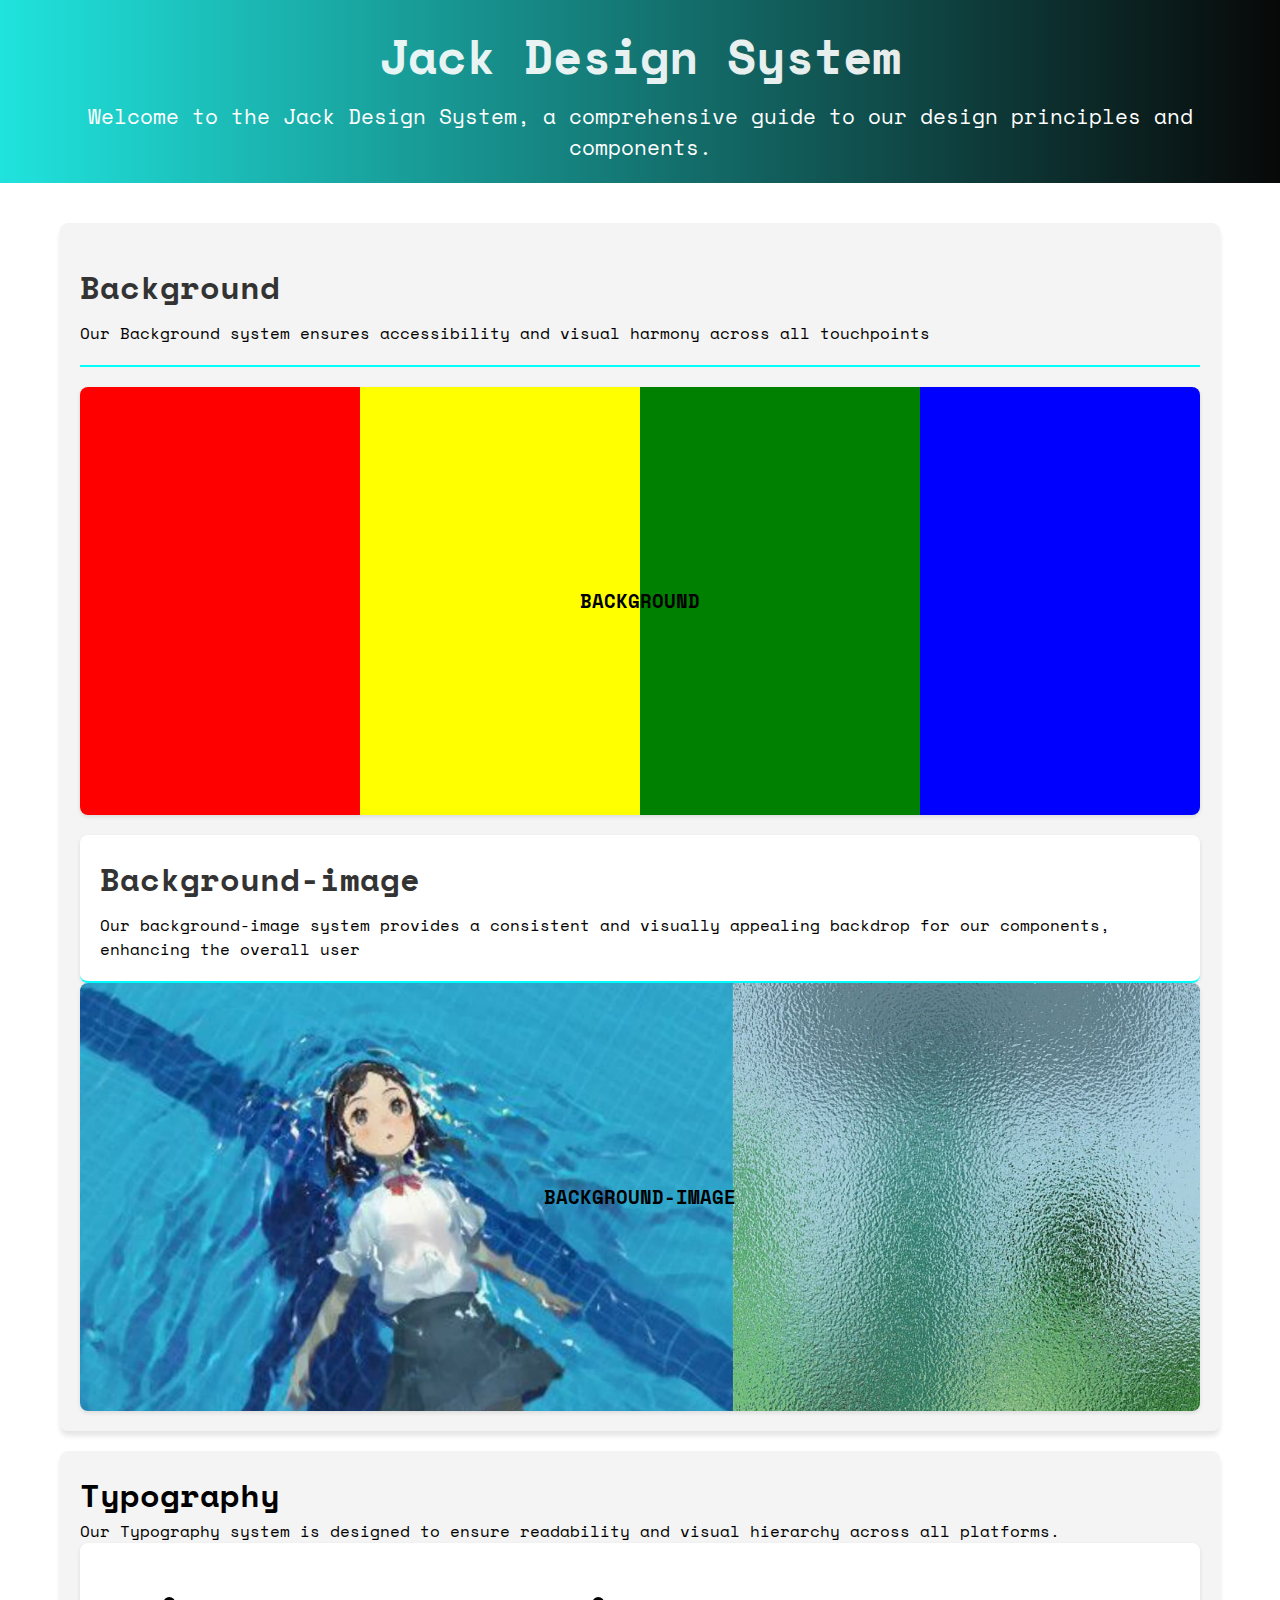
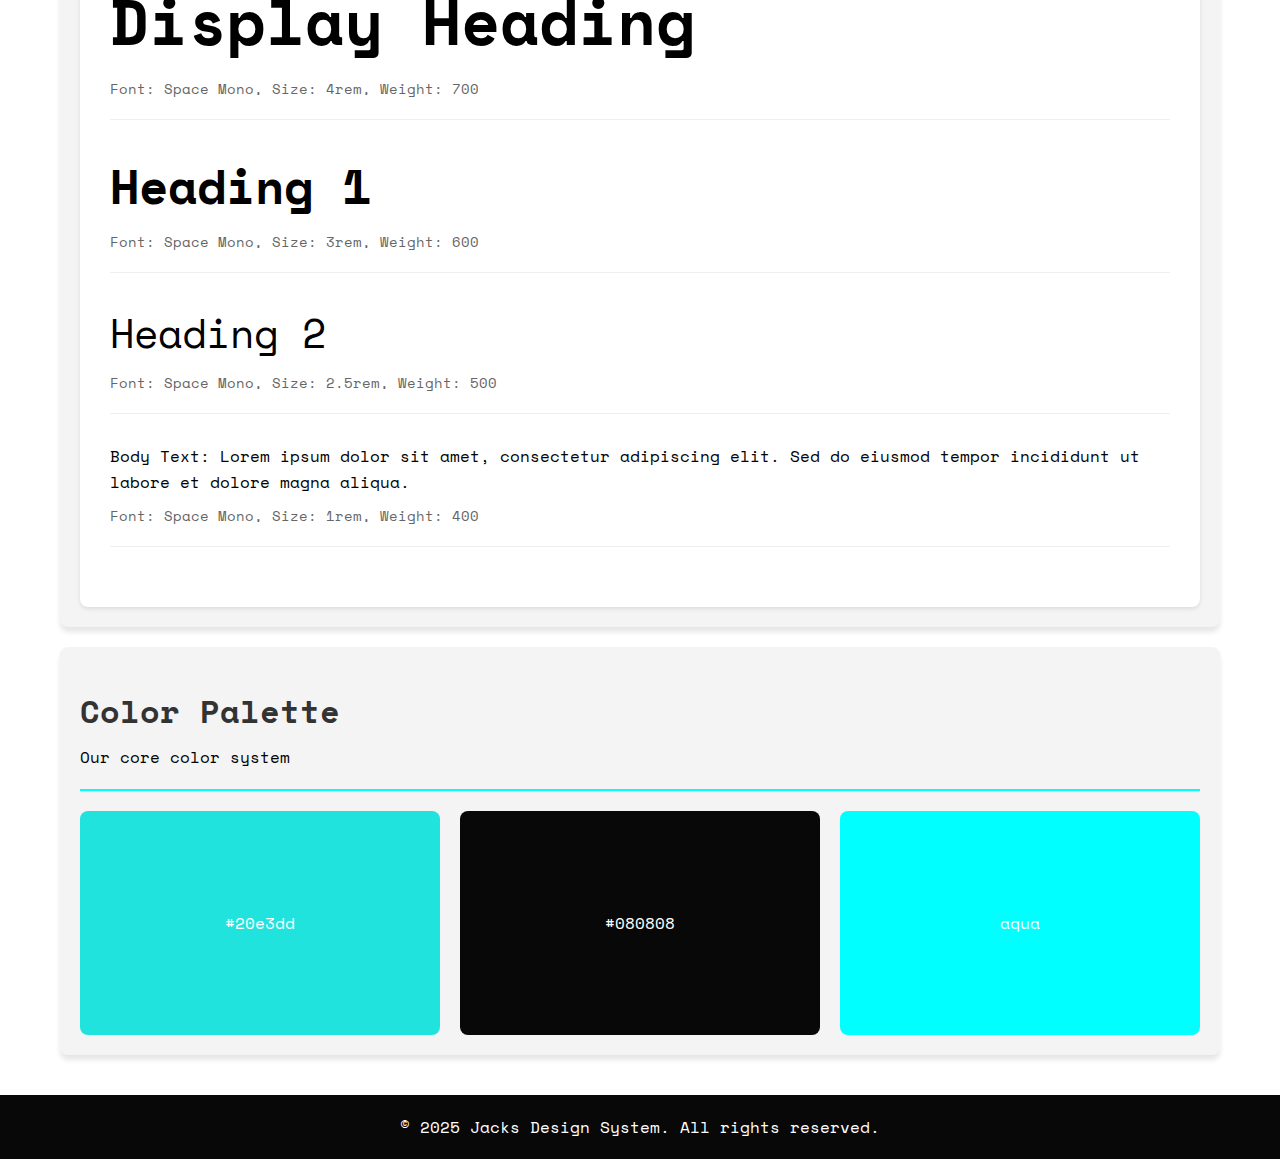
<file: index.html>
<!DOCTYPE html>
<html lang="en">
  <head>
    <meta charset="UTF-8" />
    <meta name="viewport" content="width=device-width, initial-scale=1.0" />
    <title>My Website</title>
    <link rel="stylesheet" href="styles.css" />
    <link rel="preconnect" href="https://fonts.googleapis.com" />
    <link rel="preconnect" href="https://fonts.gstatic.com" crossorigin />
    <link
      href="https://fonts.googleapis.com/css2?family=Combo&family=Comfortaa:wght@300..700&family=Press+Start+2P&family=Space+Mono&display=swap"
      rel="stylesheet"
    />
  </head>
  <body>
    <header class="header">
      <h1>Jack Design System</h1>
      <p>
        Welcome to the Jack Design System, a comprehensive guide to our design
        principles and components.
      </p>
    </header>

    <div class="container">
      <!-- background-color Section -->
      <section class="section">
        <div class="section-header">
          <h2>Background</h2>

          
          <p>
            Our Background system ensures accessibility and visual harmony
            across all touchpoints
          </p>
        </div>
        <div class="content">
          <div class="color">
           <h3 style="text-align: center">BACKGROUND</h3>
          </div>
        </div>
        <div class="section-content">
          <h2>Background-image</h2>
          <p>
            Our background-image system provides a consistent and visually
            appealing backdrop for our components, enhancing the overall user
          </p>
        </div>
        <div class="contet">
          <div class="item">
            <h3 style="text-align: center">BACKGROUND-IMAGE</h3>
          </div>
      </section>
      <section class="section">
          <div class="heading-section">
           <h1> Typography</h1>
          <p>
            Our Typography system is designed to ensure readability and visual
            hierarchy across all platforms.
          </p>
    </div>
    <div class="typography-samples">
        <div class="type-item">
            <h1 class="display-1">Display Heading</h1>
            <p class="type-details">Font: Space Mono, Size: 4rem, Weight: 700</p>
        </div>
        <div class="type-item">
            <h2 class="heading-1">Heading 1</h2>
            <p class="type-details">Font: Space Mono, Size: 3rem, Weight: 600</p>
        </div>
        <div class="type-item">
            <h3 class="heading-2">Heading 2</h3>
            <p class="type-details">Font: Space Mono, Size: 2.5rem, Weight: 500</p>
        </div>
        <div class="type-item">
            <p class="body-text">Body Text: Lorem ipsum dolor sit amet, consectetur adipiscing elit. Sed do eiusmod tempor incididunt ut labore et dolore magna aliqua.</p>
            <p class="type-details">Font: Space Mono, Size: 1rem, Weight: 400</p>
        </div>
    </div>
      </section>
      <section class="section">
    <div class="section-header">
        <h2>Color Palette</h2>
        <p>Our core color system</p>
    </div>
    <div class="content">
        <div class="color-box primary">#20e3dd</div>
        <div class="color-box secondary">#080808</div>
        <div class="color-box accent">aqua</div>
        
    </div>

</section>
    </div>
  </body>
  <footer class="footer">
      <p>&copy; 2025 Jacks Design System. All rights reserved.</p>
    </footer>
</html>
</file>
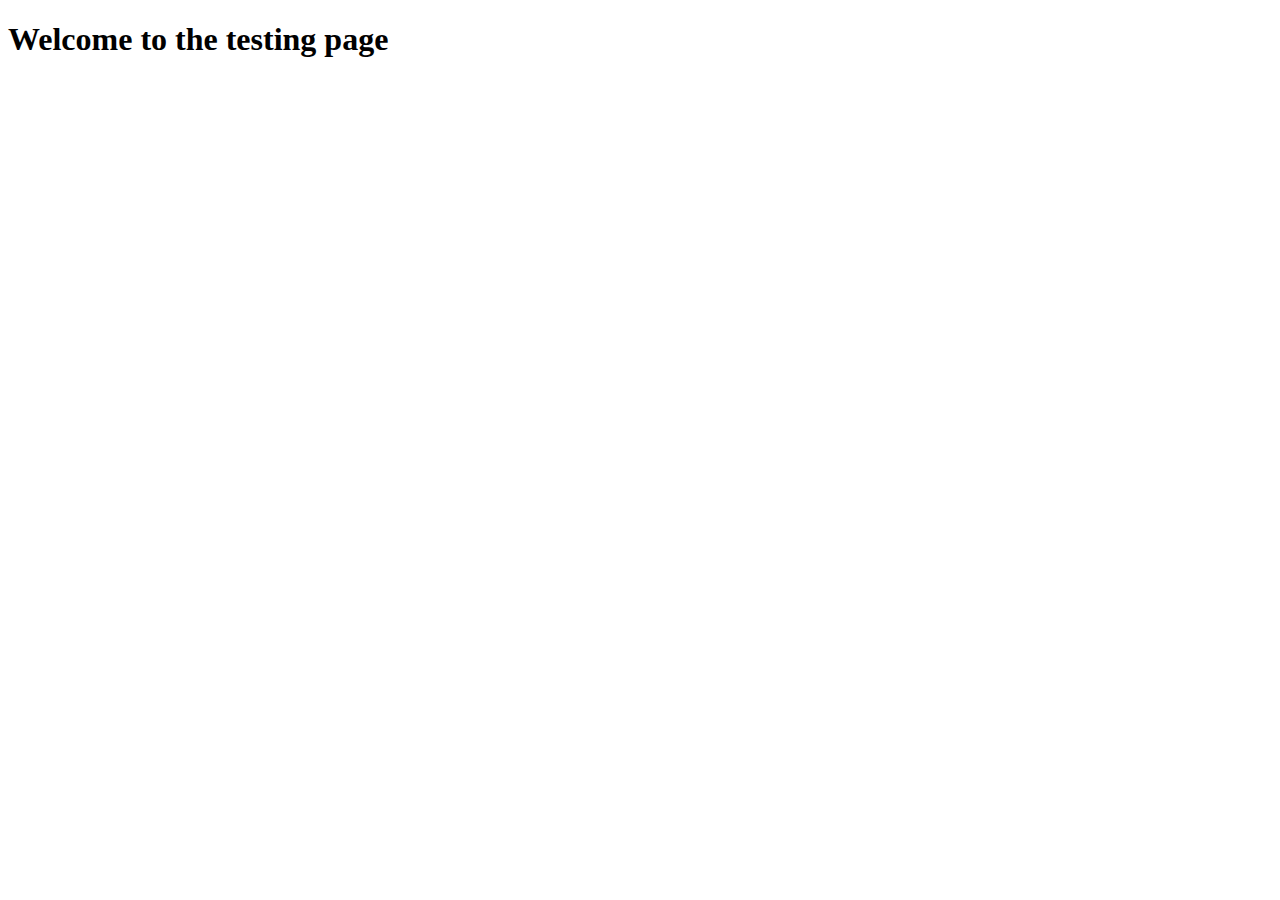
<file: testing.html>
<!DOCTYPE html>
<html lang="en">
  <head>
    <meta charset="UTF-8" />
    <meta name="viewport" content="width=device-width, initial-scale=1.0" />
    <title>Document</title>
  </head>
  <body>
    <h1>Welcome to the testing page</h1>
  </body>
</html>
</file>
<file: styles.css>
* {
  font-family: "Space Mono", monospace;
  margin: 0;
  padding: 0;
  box-sizing: border-box;
}
header {
  background: linear-gradient(to right, #20e3dd, #080808);
  padding: 20px;
  text-align: center;
  color: #fff;
}
.header h1 {
  color: #fff;
  font-weight: 600;
  font-size: 3rem;
  margin: 0;
  opacity: 0.9;
}
.header p {
  color: #fff;
  font-size: 1.3rem;
  margin-top: 10px;
}
.container {
  max-width: 1200px;
  margin: 0 auto;
  padding: 20px;
}
section {
  margin: 20px 0;
  padding: 20px;
  background-color: #f4f4f4;
  border-radius: 8px;
    box-shadow: 0 5px 5px rgba(0, 0, 0, 0.1);
}
.section-header {
  border-bottom: 2px solid aqua;
  padding: 20px 0;
  margin-bottom: 20px;
}
.section-header h2 {
  font-size: 2rem;
  color: #333;
  font-weight: 600;
  margin-bottom: 10px;
}
.content {
  display: flex;
  flex-wrap: wrap;
  gap: 20px;
}
.color {
  flex: 1 1 calc(33.333% - 20px);
  background: linear-gradient(
    to right,
    red 0%,
    red 25%,
    yellow 25%,
    yellow 50%,
    green 50%,
    green 75%,
    blue 75%,
    blue 100%
  );
  padding: 200px 20px;
  border-radius: 8px;
  box-shadow: 0 2px 4px rgba(0, 0, 0, 0.1);
}
.item {
  flex: 1 1 calc(33.333% - 20px);
  background-image: url("img.jpg");
background-repeat: no-repeat;
background-size: cover;
  padding: 200px 20px;
  border-radius: 8px;

  box-shadow: 0 2px 4px rgba(0, 0, 0, 0.1);
}
.section-content {
  padding: 20px;
  background-color: #fff;
  border-radius: 8px;
  box-shadow: 0 2px 4px rgba(0, 0, 0, 0.1);
    margin-top: 20px;
    border-bottom: 2px solid aqua;
}
.section-content h2 {
  font-size: 2rem;
  color: #333;
    font-weight: 600;
  margin-bottom: 10px;
}
.footer {
  background-color: #080808;
  color: #fff;
  text-align: center;
  padding: 20px;
  position: relative;
  bottom: 0;
  width: 100%;
}
.typography-sample {
    padding: 20px;
    background: white;
    border-radius: 8px;
    width: 100%;
}

.color-box {
    padding: 100px 20px;
    text-align: center;
    border-radius: 8px;
    color: white;
    flex: 1 1 calc(33.333% - 20px);
}

.primary { background-color: #20e3dd; }
.secondary { background-color: #080808; }
.accent { background-color: aqua; }

.typography-samples {
    background-color: white;
    padding: 30px;
    border-radius: 8px;
    box-shadow: 0 2px 4px rgba(0, 0, 0, 0.1);
}

.type-item {
    margin-bottom: 30px;
    padding-bottom: 20px;
    border-bottom: 1px solid #eee;
}

.type-details {
    color: #666;
    font-size: 0.9rem;
    margin-top: 10px;
}

.display-1 {
    font-size: 4rem;
    font-weight: 700;
    margin-bottom: 10px;
}

.heading-1 {
    font-size: 3rem;
    font-weight: 600;
    margin-bottom: 10px;
}

.heading-2 {
    font-size: 2.5rem;
    font-weight: 500;
    margin-bottom: 10px;
}

.body-text {
    font-size: 1rem;
    line-height: 1.6;
    margin-bottom: 10px;
}
</file>
